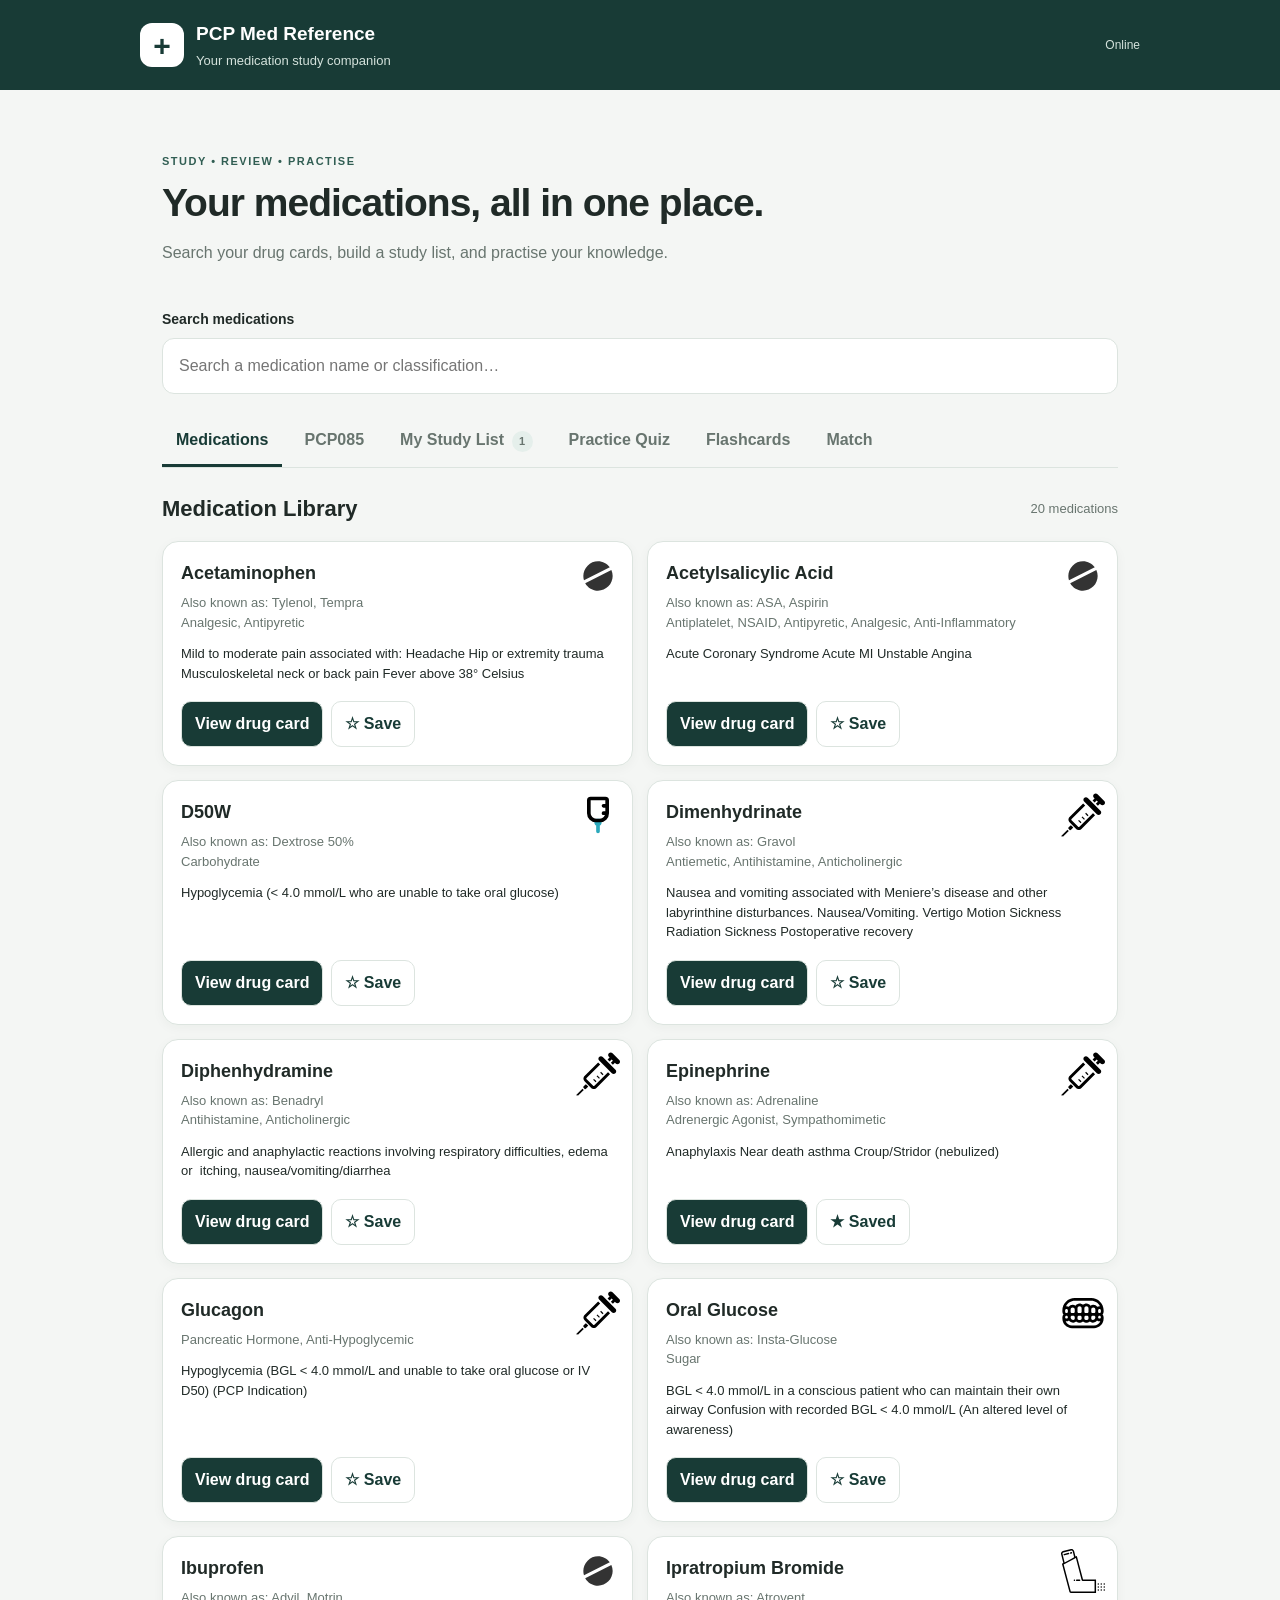
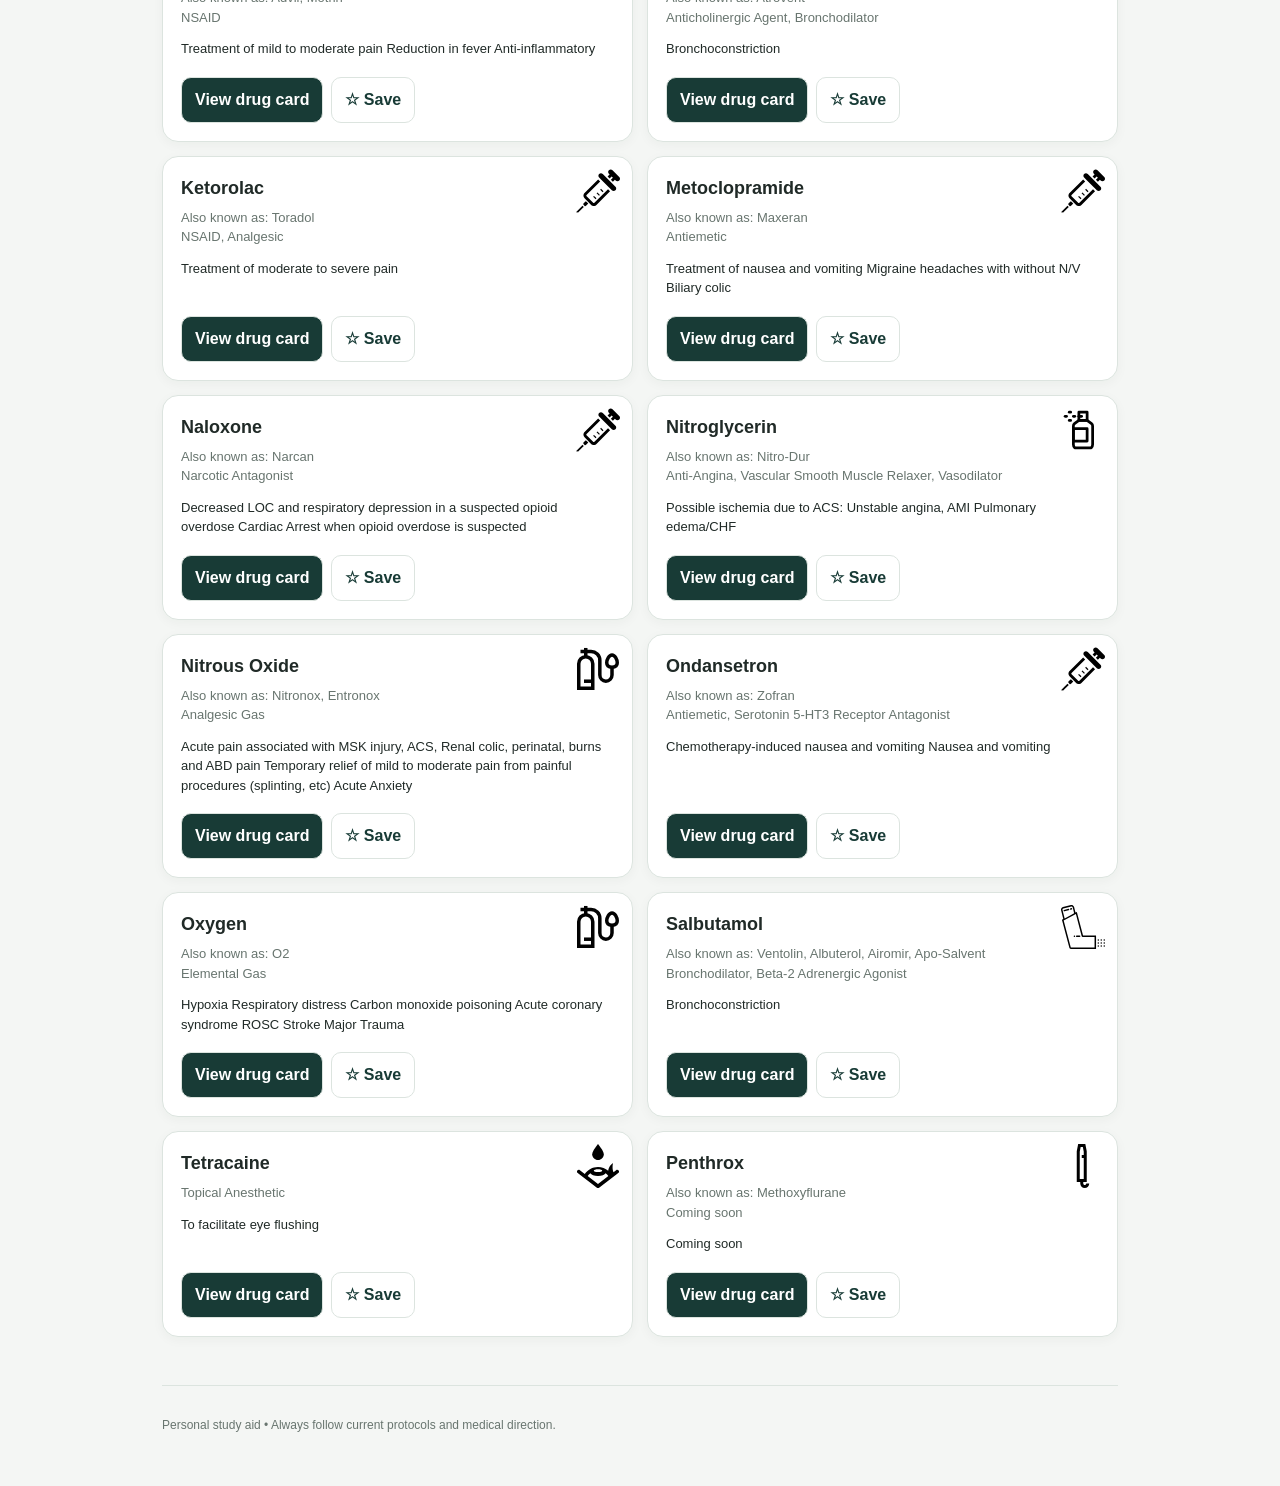
<file: index.html>
<!DOCTYPE html>
<html lang="en">
<head>
  <meta charset="UTF-8">
  <meta name="viewport" content="width=device-width, initial-scale=1.0">
  <meta name="theme-color" content="#183b36">
  <meta name="description" content="A personal PCP medication study reference.">
  <title>PCP Med Reference</title>
  <link rel="stylesheet" href="style.css">
  <link rel="manifest" href="manifest.json">
  <script src="medications-data.js" defer></script>
  <script src="app.js" defer></script>
</head>
<body>
  <header class="app-header">
    <div class="brand">
      <div class="brand-icon">+</div>
      <div>
        <h1>PCP Med Reference</h1>
        <p>Your medication study companion</p>
      </div>
    </div>
    <span class="offline-status" id="connection-status">Checking connection…</span>
  </header>

  <main class="container">
    <section class="welcome">
  <p class="eyebrow">STUDY • REVIEW • PRACTISE</p>
  <h2>Your medications, all in one place.</h2>
  <p>Search your drug cards, build a study list, and practise your knowledge.</p>
</section>

    <section class="search-section">
      <label for="med-search">Search medications</label>
      <input
        id="med-search"
        type="search"
        placeholder="Search a medication name or classification…"
        autocomplete="off"
      >
    </section>

    <nav class="tabs" aria-label="Main sections">
  <button class="tab active" data-view="medications">Medications</button>
  <button class="tab" data-view="pcp085">PCP085</button>
  <button class="tab" data-view="study-list">My Study List <span id="study-count">0</span></button>
  <button class="tab" data-view="quiz">Practice Quiz</button>
  <button class="tab" data-view="flashcards">Flashcards</button>
  <button class="tab" data-view="match">Match</button>
  <!--<button class="tab" data-view="dashboard">Progress Tracking</button>-->
</nav>

    <section id="medication-view">
      <div class="section-heading">
        <h2 id="list-heading">Medication Library</h2>
        <span id="result-count"></span>
      </div>

      <div id="study-presets" class="study-presets" hidden>
        <h3>Quick study lists</h3>
        <p>Each button replaces your current study list with that set only.</p>
        <div class="study-preset-buttons">
          <button type="button" class="study-preset-btn" data-preset="upcoming">Upcoming Test</button>
          <button type="button" class="study-preset-btn" data-preset="completed">All Known Drugs</button>
          <button type="button" class="study-preset-btn" data-preset="pain">Pain Treatment</button>
          <button type="button" class="study-preset-btn" data-preset="blood-sugar">Blood Sugar</button>
          <button type="button" class="study-preset-btn" data-preset="respiratory">Respiratory</button>
          <button type="button" class="study-preset-btn" data-preset="allergic">Allergic Reactions</button>
          <button type="button" class="study-preset-btn" data-preset="cardiac">Cardiac</button>
          <button type="button" class="study-preset-btn" data-preset="nausea">Nausea</button>
          <button type="button" class="study-preset-btn" data-preset="opioid">Opioid Overdose</button>
        </div>
      </div>

      <div id="medication-list"></div>
      <p id="empty-message" class="empty-message" hidden>No matching medications found.</p>
    </section>

    <section id="detail-view" hidden>
      <button id="back-button" class="back-button">← Back to medications</button>
      <article id="medication-detail" class="detail-card"></article>
    </section>

<section id="quiz-view" hidden>
  <div class="section-heading">
    <h2>Practice Quiz</h2>
  </div>
  <div id="quiz-content" class="quiz-card"></div>
</section>

<section id="flashcards-view" hidden>
  <div class="section-heading">
    <h2>Flashcards</h2>
    <p>Practise recalling your medication information.</p>
  </div>

  <div id="flashcards-content" class="quiz-card">
  <h3>Choose what to study</h3>
  <p>Flashcards will use medications in My Study List only.</p>

  <div class="flashcard-options category-toggle-group">
    <label class="category-toggle"><input type="checkbox" value="otherNames" checked><span>Other names</span></label>
    <label class="category-toggle"><input type="checkbox" value="classifications" checked><span>Classifications</span></label>
    <label class="category-toggle"><input type="checkbox" value="mechanism" checked><span>Mechanism of action</span></label>
    <label class="category-toggle"><input type="checkbox" value="indications" checked><span>Indications</span></label>
    <label class="category-toggle"><input type="checkbox" value="contraindications" checked><span>Contraindications</span></label>
    <label class="category-toggle"><input type="checkbox" value="adverseEffects" checked><span>Adverse effects</span></label>
    <label class="category-toggle"><input type="checkbox" value="precautions" checked><span>Precautions</span></label>
    <label class="category-toggle"><input type="checkbox" value="dosage" checked><span>Dosage</span></label>
    <label class="category-toggle"><input type="checkbox" value="routes" checked><span>Routes</span></label>
  </div>

  <button id="start-flashcards" class="primary-button">
    Start Flashcards
  </button>
  <button id="review-difficult-cards" type="button">
  Review Difficult Cards
</button>

<p id="difficult-cards-help"></p>

<div id="flashcard-study-area" hidden>
  <div class="flashcard-progress" id="flashcard-progress"></div>
  <div id="flashcard-stats" class="flashcard-stats" aria-live="polite"></div>

  <div class="flashcard-scene">
    <div class="flashcard-flip" id="flashcard-flip">
      <div class="flashcard-face flashcard-front">
        <p class="flashcard-label">Question</p>
        <p id="flashcard-question"></p>
        <p class="flashcard-hint">Tap “Show Answer” to flip</p>
      </div>
      <div class="flashcard-face flashcard-back">
        <p class="flashcard-label">Answer</p>
        <p id="flashcard-answer-text"></p>
      </div>
    </div>
  </div>

  
<div class="flashcard-controls">
  <button id="flashcard-show-answer" class="primary-button">
    Show Answer
  </button>

  <div id="flashcard-rating" hidden>
    <p>How well did you remember?</p>
    <div class="flashcard-rating-buttons">
      <button id="flashcard-need-practice" type="button">
        Need Practice
      </button>

      <button id="flashcard-know-it" type="button">
        Know It
      </button>
    </div>
  </div>

  
<div class="flashcard-navigation">
  <button id="flashcard-shuffle" type="button">Shuffle Cards</button>
  <button id="flashcard-original-order" type="button">Original Order</button>
  <button id="flashcard-previous" type="button">Previous</button>
  <button id="flashcard-next" type="button">Next</button>
</div>

</div>

</div>


</div>
</section>


<section id="match-view" hidden>
  <div class="section-heading">
    <h2>Match Game</h2>
    <p>Match study-list drugs to the correct details. Wrong answers may come from the full library.</p>
  </div>

  <div id="match-setup" class="quiz-card">
    <h3>What do you want to match?</h3>
    <p>Intended for studying <strong>multiple drugs at once</strong>. Add several medications to My Study List, then choose one or more categories. You can play consecutive rounds with a cumulative score. Distractors can come from any medication in the full library.</p>

    <div class="flashcard-options match-options">
      <label><input type="checkbox" name="match-field" value="classifications" checked> Classifications</label>
      <label><input type="checkbox" name="match-field" value="indications" checked> Indications</label>
      <label><input type="checkbox" name="match-field" value="dosage"> Dosage</label>
      <label><input type="checkbox" name="match-field" value="routes"> Routes</label>
      <label><input type="checkbox" name="match-field" value="contraindications"> Contraindications</label>
      <label><input type="checkbox" name="match-field" value="otherNames"> Other names</label>
    </div>

    <div class="match-setup-actions">
      <button id="match-select-all" type="button">Select all</button>
      <button id="start-match" class="primary-button">Start Match</button>
    </div>
    <p id="match-setup-help" class="empty-message" hidden></p>
  </div>

  <div id="match-play" class="quiz-card" hidden>
    <div class="match-status">
      <span id="match-round-label">Round 1</span>
      <span id="match-progress">0 / 0 matched</span>
      <span id="match-score">Score: 0</span>
    </div>
    <p id="match-category-label" class="match-category-label"></p>
    <p id="match-feedback" class="match-feedback" aria-live="polite"></p>

    <div class="match-board">
      <div class="match-column">
        <h3>Medication</h3>
        <div id="match-left" class="match-list"></div>
      </div>
      <div class="match-column">
        <h3>Match to</h3>
        <div id="match-right" class="match-list"></div>
      </div>
    </div>

    <div class="match-actions">
      <button id="match-next" class="primary-button" type="button" hidden>Next question</button>
      <button id="match-restart" type="button">Restart session</button>
      <button id="match-back-setup" type="button">Change categories</button>
    </div>
  </div>
</section>

<section id="dashboard-view" hidden>
  <div class="section-heading">
    <h2>Weak Areas Dashboard</h2>
    <p>Track your medication knowledge and focus your study time.</p>
  </div>

  <div id="dashboard-content" class="quiz-card">
    <h3>Your Study Progress</h3>
    <p>Your saved flashcard ratings will appear here.</p>
  </div>
</section>


    <footer>
      <p>Personal study aid • Always follow current protocols and medical direction.</p>
    </footer>
  </main>
</body>
</html>
</file>
<file: style.css>
:root {
  --green: #183b36;
  --green-light: #e5efeb;
  --green-mid: #315e53;
  --background: #f4f6f4;
  --surface: #ffffff;
  --text: #202a27;
  --muted: #68756f;
  --border: #dce4df;
  --accent: #d8e8df;
  --radius: 16px;
}

* {
  box-sizing: border-box;
}

body {
  margin: 0;
  background: var(--background);
  color: var(--text);
  font-family: -apple-system, BlinkMacSystemFont, "Segoe UI", sans-serif;
  line-height: 1.5;
}

button,
input {
  font: inherit;
}

button {
  cursor: pointer;
}

[hidden] {
  display: none !important;
}

.app-header {
  display: flex;
  align-items: center;
  justify-content: space-between;
  gap: 16px;
  padding: 20px max(22px, calc((100% - 1000px) / 2));
  background: var(--green);
  color: white;
}

.brand {
  display: flex;
  align-items: center;
  gap: 12px;
}

.brand-icon {
  display: grid;
  place-items: center;
  width: 44px;
  height: 44px;
  border-radius: 12px;
  background: white;
  color: var(--green);
  font-size: 30px;
  font-weight: 700;
}

.brand h1 {
  margin: 0;
  font-size: 19px;
}

.brand p {
  margin: 2px 0 0;
  color: #d4e2dc;
  font-size: 13px;
}

.offline-status {
  font-size: 12px;
  color: #d4e2dc;
  text-align: right;
}

.container {
  max-width: 1000px;
  margin: 0 auto;
  padding: 28px 22px 40px;
}

.welcome {
  padding: 24px 0 28px;
}

.eyebrow {
  color: var(--green-mid);
  font-size: 11px;
  font-weight: 800;
  letter-spacing: 1.5px;
}

.welcome h2 {
  max-width: 620px;
  margin: 8px 0;
  font-size: clamp(27px, 5vw, 39px);
  line-height: 1.15;
  letter-spacing: -1px;
}

.welcome > p:last-child {
  max-width: 570px;
  color: var(--muted);
}

.search-section {
  display: grid;
  gap: 8px;
  margin-bottom: 22px;
}

.search-section label {
  font-size: 14px;
  font-weight: 700;
}

.search-section input {
  width: 100%;
  padding: 15px 16px;
  border: 1px solid var(--border);
  border-radius: 12px;
  background: var(--surface);
  outline: none;
}

.search-section input:focus {
  border-color: var(--green-mid);
  box-shadow: 0 0 0 3px var(--green-light);
}

.tabs {
  display: flex;
  gap: 8px;
  overflow-x: auto;
  border-bottom: 1px solid var(--border);
  margin-bottom: 24px;
}

.tab {
  flex-shrink: 0;
  padding: 12px 14px;
  border: 0;
  border-bottom: 3px solid transparent;
  background: transparent;
  color: var(--muted);
  font-weight: 650;
}

.tab.active {
  border-bottom-color: var(--green);
  color: var(--green);
}

#study-count {
  display: inline-grid;
  place-items: center;
  min-width: 21px;
  height: 21px;
  padding: 0 5px;
  margin-left: 3px;
  border-radius: 20px;
  background: var(--green-light);
  font-size: 11px;
}

.section-heading {
  display: flex;
  align-items: center;
  justify-content: space-between;
  gap: 12px;
  margin-bottom: 16px;
}

.section-heading h2 {
  margin: 0;
  font-size: 22px;
}

#result-count {
  color: var(--muted);
  font-size: 13px;
}

.medication-grid {
  display: grid;
  grid-template-columns: repeat(2, minmax(0, 1fr));
  gap: 14px;
}

.medication-card,
.detail-card,
.quiz-card {
  border: 1px solid var(--border);
  border-radius: var(--radius);
  background: var(--surface);
  box-shadow: 0 3px 12px rgb(22 48 37 / 4%);
}

.medication-card {
  position: relative;
  display: flex;
  flex-direction: column;
  align-items: stretch;
  padding: 18px;
  transition:
    transform 0.18s ease,
    box-shadow 0.18s ease,
    border-color 0.18s ease;
}

.medication-card:hover {
  transform: translateY(-3px);
  border-color: #b7c9c1;
  box-shadow: 0 10px 24px rgb(22 48 37 / 12%);
}

.medication-card.upcoming-highlight:hover {
  transform: translateY(-3px);
  border-color: #e6b800;
  box-shadow:
    0 0 0 3px rgba(245, 197, 24, 0.45),
    0 10px 24px rgba(245, 197, 24, 0.35);
}

.pcp085-section-title {
  margin: 8px 0 12px;
  font-size: 16px;
  font-weight: 700;
  color: var(--green);
}

.pcp085-section-title:first-child {
  margin-top: 0;
}

.pcp085-upcoming-grid {
  margin-bottom: 28px;
}

.upcoming-highlight {
  border-color: #e6b800;
  box-shadow:
    0 0 0 3px rgba(245, 197, 24, 0.4),
    0 0 18px rgba(245, 197, 24, 0.55);
  animation: pulse-glow 2.2s ease-in-out infinite;
}

@keyframes pulse-glow {
  0%, 100% {
    box-shadow:
      0 0 0 3px rgba(245, 197, 24, 0.35),
      0 0 14px rgba(245, 197, 24, 0.45);
  }
  50% {
    box-shadow:
      0 0 0 4px rgba(245, 197, 24, 0.55),
      0 0 24px rgba(245, 197, 24, 0.65);
  }
}

.medication-card h3 {
  margin: 0 0 6px;
  font-size: 18px;
}

.medication-card p {
  margin: 0;
  color: var(--muted);
  font-size: 13px;
}

.medication-card .card-description {
  margin-top: 12px;
  color: var(--text);
  line-height: 1.5;
}

.card-actions {
  display: flex;
  align-items: center;
  gap: 8px;
  margin-top: auto;
  padding-top: 18px;
}

.primary-button,
.secondary-button,
.back-button,
.bookmark-button {
  padding: 10px 13px;
  border: 1px solid var(--border);
  border-radius: 10px;
  font-weight: 650;
}

.primary-button {
  background: var(--green);
  color: white;
}

.secondary-button,
.back-button,
.bookmark-button {
  background: white;
  color: var(--green);
}

.back-button {
  margin-bottom: 16px;
}

.detail-card,
.quiz-card {
  padding: clamp(18px, 4vw, 28px);
}

.detail-card h2 {
  margin-top: 0;
  font-size: 27px;
}

.detail-card h3 {
  margin: 25px 0 6px;
  font-size: 16px;
}

.detail-card p {
  white-space: pre-line;
}

.detail-image {
  display: block;
  width: 100%;
  max-width: 320px;
  max-height: 240px;
  object-fit: contain;
  margin: 0 auto 20px;
  border-radius: 12px;
  background: var(--background);
}

.pronunciation-link {
  display: inline-block;
  margin-top: 12px;
  color: var(--green-mid);
  font-weight: 700;
}

.quiz-option {
  display: block;
  width: 100%;
  padding: 13px;
  margin: 10px 0;
  border: 1px solid var(--border);
  border-radius: 10px;
  background: white;
  text-align: left;
}

.quiz-option:hover {
  background: var(--green-light);
}

.quiz-feedback {
  margin-top: 14px;
  font-weight: 700;
}

.empty-message {
  padding: 24px 0;
  color: var(--muted);
}

footer {
  margin-top: 48px;
  padding-top: 18px;
  border-top: 1px solid var(--border);
  color: var(--muted);
  font-size: 12px;
}

@media (max-width: 600px) {
  .app-header {
    align-items: flex-start;
    padding: 16px;
  }

  .brand h1 {
    font-size: 16px;
  }

  .brand p {
    font-size: 12px;
  }

  .brand-icon {
    width: 38px;
    height: 38px;
  }

  .container {
    padding: 18px 15px 30px;
  }

  .welcome {
    padding-top: 20px;
  }

  .medication-grid {
    grid-template-columns: 1fr;
  }

  .offline-status {
    max-width: 95px;
  }
}
.medication-icon {
  position: absolute;
  top: 12px;
  right: 12px;
  width: 44px;
  height: 44px;
  object-fit: contain;
}

.study-presets {
  margin: 0 0 20px;
  padding: 16px 18px;
  border: 1px solid var(--border);
  border-radius: var(--radius);
  background: var(--green-light);
}

.study-presets h3 {
  margin: 0 0 4px;
  font-size: 16px;
  color: var(--green);
}

.study-presets p {
  margin: 0 0 12px;
  font-size: 13px;
  color: var(--muted);
}

.study-preset-buttons {
  display: flex;
  flex-wrap: wrap;
  gap: 8px;
}

.study-preset-btn {
  border: none;
  border-radius: 999px;
  background: var(--green);
  color: white;
  font: inherit;
  font-size: 13px;
  font-weight: 650;
  padding: 8px 14px;
  cursor: pointer;
  transition: transform 0.15s ease, box-shadow 0.15s ease, opacity 0.15s ease;
}

.study-preset-btn:hover {
  opacity: 0.92;
  transform: translateY(-1px);
  box-shadow: 0 6px 14px rgb(22 48 37 / 18%);
}

.flashcard-options {
  display: grid;
  grid-template-columns: repeat(3, minmax(0, 1fr));
  gap: 10px;
  margin: 20px 0;
}

.flashcard-options label {
  display: flex;
  align-items: center;
  gap: 10px;
  line-height: 1.4;
}

.flashcard-options input[type="checkbox"] {
  flex-shrink: 0;
  margin: 0;
}

.category-toggle-group {
  gap: 10px;
}

.category-toggle {
  position: relative;
  display: flex;
  align-items: center;
  justify-content: center;
  min-height: 42px;
  padding: 10px 12px;
  border: 1px solid transparent;
  border-radius: 12px;
  background: var(--green);
  color: white;
  font-size: 13px;
  font-weight: 650;
  text-align: center;
  cursor: pointer;
  transition:
    transform 0.15s ease,
    box-shadow 0.15s ease,
    background 0.15s ease,
    border-color 0.15s ease,
    opacity 0.15s ease;
  user-select: none;
}

.category-toggle input {
  position: absolute;
  opacity: 0;
  pointer-events: none;
}

.category-toggle span {
  pointer-events: none;
}

.category-toggle:hover {
  transform: translateY(-1px);
  box-shadow: 0 6px 14px rgb(22 48 37 / 18%);
}

.category-toggle:has(input:not(:checked)) {
  background: var(--surface);
  color: #8a9690;
  border-color: var(--border);
  opacity: 0.85;
  text-decoration: line-through;
}

.category-toggle:has(input:not(:checked)) span {
  color: #8a9690;
  text-decoration: line-through;
}

.category-toggle:has(input:checked) {
  background: var(--green);
  color: white;
  border-color: var(--green);
  box-shadow:
    0 0 0 3px rgba(24, 59, 54, 0.18),
    0 0 14px rgba(49, 94, 83, 0.35);
}

@media (max-width: 600px) {
  .flashcard-options {
    grid-template-columns: 1fr;
    gap: 10px;
  }
}

/* Flashcard study layout */
.flashcard-progress {
  text-align: center;
  font-size: 0.9rem;
  font-weight: 600;
  color: var(--muted);
  margin: 4px 0 12px;
}

.flashcard-stats {
  display: flex;
  flex-direction: column;
  align-items: center;
  gap: 10px;
  margin: 0 0 18px;
  padding: 14px 16px;
  border: 1px solid var(--border);
  border-radius: var(--radius);
  background: var(--green-light);
}

.flashcard-stats-pills {
  display: flex;
  flex-wrap: wrap;
  justify-content: center;
  gap: 8px;
}

.stat-pill {
  display: inline-flex;
  align-items: center;
  gap: 6px;
  padding: 6px 12px;
  border-radius: 999px;
  font-size: 12px;
  font-weight: 650;
  color: var(--text);
  background: var(--surface);
  border: 1px solid var(--border);
}

.stat-pill strong {
  font-size: 13px;
}

.known-pill {
  border-color: #49ad6b;
  color: #143d24;
  background: #e8f7ee;
}

.practice-pill {
  border-color: #d88b3e;
  color: #593719;
  background: #fdf0e4;
}

.unrated-pill {
  border-color: var(--border);
  color: var(--muted);
  background: var(--surface);
}

.flashcard-progress-bar {
  display: flex;
  width: 100%;
  max-width: 420px;
  height: 10px;
  border-radius: 999px;
  overflow: hidden;
  background: #dce4df;
}

.progress-segment {
  height: 100%;
  transition: width 0.25s ease;
}

.known-segment {
  background: #49ad6b;
}

.practice-segment {
  background: #d88b3e;
}

.unrated-segment {
  background: #b7c4be;
}

.flashcard-progress-label {
  margin: 0;
  font-size: 12px;
  font-weight: 600;
  color: var(--green-mid);
  text-align: center;
}

.flashcard-scene {
  perspective: 1200px;
  margin: 16px 0;
}

.flashcard-flip {
  display: grid;
  width: 100%;
  min-height: 180px;
  transform-style: preserve-3d;
  transition: transform 0.55s ease;
}

.flashcard-flip.is-flipped {
  transform: rotateY(180deg);
}

.flashcard-flip.rated-known .flashcard-face {
  border-color: #49ad6b;
  box-shadow:
    0 0 0 3px rgba(73, 173, 107, 0.35),
    0 0 18px rgba(73, 173, 107, 0.45);
}

.flashcard-flip.rated-practice .flashcard-face {
  border-color: #d88b3e;
  box-shadow:
    0 0 0 3px rgba(216, 139, 62, 0.35),
    0 0 18px rgba(216, 139, 62, 0.45);
}

.flashcard-face {
  grid-area: 1 / 1;
  display: flex;
  flex-direction: column;
  justify-content: center;
  padding: 28px 24px;
  border: 1px solid var(--border);
  border-radius: var(--radius);
  background: var(--surface);
  box-shadow: 0 3px 12px rgb(22 48 37 / 4%);
  backface-visibility: hidden;
  -webkit-backface-visibility: hidden;
  transition: border-color 0.25s ease, box-shadow 0.25s ease;
}

.flashcard-front {
  z-index: 2;
}

.flashcard-back {
  transform: rotateY(180deg);
  background: var(--surface);
}

.flashcard-label {
  margin: 0 0 10px;
  font-size: 11px;
  font-weight: 800;
  letter-spacing: 1.2px;
  text-transform: uppercase;
  color: var(--green-mid);
  text-align: center;
}

#flashcard-question {
  margin: 0;
  font-size: 1.25rem;
  font-weight: 600;
  line-height: 1.6;
  text-align: center;
  white-space: pre-line;
}

#flashcard-answer-text {
  margin: 0;
  font-size: 1.05rem;
  line-height: 1.7;
  text-align: center;
  white-space: pre-wrap;
  color: var(--text);
}

.flashcard-hint {
  margin: 18px 0 0;
  font-size: 12px;
  color: var(--muted);
  text-align: center;
}

.flashcard-controls {
  display: flex;
  flex-direction: column;
  gap: 18px;
  margin-top: 20px;
}

#flashcard-rating {
  text-align: center;
}

.flashcard-rating-buttons,
.flashcard-navigation {
  display: flex;
  justify-content: center;
  gap: 12px;
  flex-wrap: wrap;
  margin-top: 12px;
}

.flashcard-rating-buttons button,
.flashcard-navigation button {
  padding: 10px 18px;
  cursor: pointer;
}


/* Rating buttons */
#flashcard-need-practice {
  background-color: #d88b3e;
  color: #593719;
  border: 1px solid #7d4d19;
  border-radius: 8px;
  font-weight: 600;
}

#flashcard-know-it {
  background-color: #65c987;
  color: #143d24;
  border: 1px solid #49ad6b;
  border-radius: 8px;
  font-weight: 600;
}

/* Match the app's standard button style */

.flashcard-navigation button {
  background: var(--green);
  color: white;
  border: none;
  border-radius: 8px;
  font: inherit;
  font-weight: 600;
  padding: 10px 18px;
  cursor: pointer;
  transition: opacity 0.2s ease;
}

.flashcard-navigation button:hover:not(:disabled) {
  opacity: 0.85;
}

.flashcard-navigation button:disabled {
  opacity: 0.4;
  cursor: not-allowed;
}


.flashcard-navigation button:hover:not(:disabled) {
  opacity: 0.8;
}


.flashcard-navigation button:disabled {
  opacity: 0.4;
  cursor: not-allowed;
}

@media (max-width: 600px) {
  .flashcard-flip {
    min-height: 160px;
  }

  .flashcard-face {
    padding: 20px 16px;
  }

  #flashcard-question {
    font-size: 1.1rem;
  }

  #flashcard-answer-text {
    font-size: 0.98rem;
  }

  .flashcard-rating-buttons button,
  .flashcard-navigation button {
    flex: 1;
  }
}
#review-difficult-cards {
  background: var(--green);
  color: white;
  border: none;
  border-radius: 8px;
  font: inherit;
  font-weight: 600;
  padding: 10px 18px;
  cursor: pointer;
  transition: opacity 0.2s ease;
}

#review-difficult-cards:hover {
  opacity: 0.85;
}

.dashboard-stats {
  display: grid;
  grid-template-columns: repeat(3, minmax(0, 1fr));
  gap: 12px;
  margin: 20px 0;
}

.dashboard-stat {
  padding: 18px 12px;
  border-radius: 12px;
  background: var(--background, #f4f6f8);
  border: 1px solid var(--border, #e0e4e8);
  display: flex;
  flex-direction: column;
  gap: 6px;
}

.dashboard-stat strong {
  font-size: 1.8rem;
}

.dashboard-stat span {
  font-size: 0.9rem;
}

.known-stat strong {
  color: #16803c;
}

.practice-stat strong {
  color: #b7791f;
}

.unrated-stat strong {
  color: #64748b;
}

.dashboard-overall {
  margin: 24px 0;
  padding: 18px;
  border-radius: 12px;
  background: var(--background, #f4f6f8);
}

.dashboard-progress-track {
  width: 100%;
  height: 9px;
  margin: 10px 0;
  border-radius: 999px;
  background: #e2e8f0;
  overflow: hidden;
}

.dashboard-progress-fill {
  height: 100%;
  border-radius: 999px;
  background: #16a34a;
  transition: width 0.3s ease;
}

.dashboard-category {
  padding: 16px 0;
  border-bottom: 1px solid var(--border, #e0e4e8);
}

.dashboard-category:last-child {
  border-bottom: none;
}

.dashboard-category-heading {
  display: flex;
  justify-content: space-between;
  align-items: center;
  gap: 12px;
}

.dashboard-category-heading span {
  color: var(--muted, #64748b);
  font-size: 0.9rem;
  white-space: nowrap;
}

.dashboard-category p,
.dashboard-overall p {
  margin-bottom: 0;
  font-size: 0.9rem;
  color: var(--muted, #64748b);
}

@media (max-width: 480px) {
  .dashboard-stats {
    gap: 7px;
  }

  .dashboard-stat {
    padding: 14px 8px;
  }

  .dashboard-stat strong {
    font-size: 1.4rem;
  }

  .dashboard-stat span {
    font-size: 0.8rem;
  }

  .dashboard-category-heading {
    align-items: flex-start;
  }
}
/* Match game */
.match-options {
  margin-bottom: 8px;
}

.match-status {
  display: flex;
  justify-content: space-between;
  gap: 12px;
  margin-bottom: 10px;
  font-size: 14px;
  font-weight: 650;
  color: var(--green);
}

.match-feedback {
  min-height: 1.4em;
  margin: 0 0 16px;
  color: var(--muted);
  font-size: 14px;
  text-align: center;
}

.match-board {
  display: grid;
  grid-template-columns: 1fr 1fr;
  gap: 18px;
}

.match-column h3 {
  margin: 0 0 10px;
  font-size: 14px;
  color: var(--green-mid);
}

.match-list {
  display: flex;
  flex-direction: column;
  gap: 10px;
}

.match-item {
  width: 100%;
  text-align: left;
  padding: 12px 14px;
  border: 1px solid var(--border);
  border-radius: 12px;
  background: var(--surface);
  color: var(--text);
  font: inherit;
  font-size: 14px;
  line-height: 1.4;
  cursor: pointer;
  transition:
    transform 0.15s ease,
    border-color 0.15s ease,
    box-shadow 0.15s ease,
    background 0.15s ease;
}

.match-item:hover:not(.matched):not(.disabled-match) {
  transform: translateY(-1px);
  border-color: #b7c9c1;
  box-shadow: 0 6px 16px rgb(22 48 37 / 10%);
}

.match-item.selected {
  border-color: var(--green);
  box-shadow: 0 0 0 3px rgba(24, 59, 54, 0.15);
  background: #f3f8f5;
}

.match-item.matched {
  border-color: #49ad6b;
  background: #e8f7ee;
  color: #143d24;
  cursor: default;
  opacity: 0.92;
}

.match-item.mismatch {
  border-color: #c45c5c;
  background: #fdeeee;
  animation: match-shake 0.35s ease;
}

@keyframes match-shake {
  0%, 100% { transform: translateX(0); }
  25% { transform: translateX(-4px); }
  75% { transform: translateX(4px); }
}

.match-actions {
  display: flex;
  flex-wrap: wrap;
  gap: 10px;
  justify-content: center;
  margin-top: 20px;
}

.match-actions button {
  background: var(--green);
  color: white;
  border: none;
  border-radius: 8px;
  font: inherit;
  font-weight: 600;
  padding: 10px 18px;
  cursor: pointer;
}

.match-actions button:hover {
  opacity: 0.9;
}

@media (max-width: 700px) {
  .match-board {
    grid-template-columns: 1fr;
  }
}

.match-setup-actions {
  display: flex;
  flex-wrap: wrap;
  gap: 10px;
  align-items: center;
  margin-top: 8px;
}

.match-setup-actions button[type="button"]:not(.primary-button) {
  background: transparent;
  color: var(--green);
  border: 1px solid var(--border);
  border-radius: 8px;
  font: inherit;
  font-weight: 600;
  padding: 10px 14px;
  cursor: pointer;
}

.match-category-label {
  margin: 0 0 8px;
  text-align: center;
  font-size: 13px;
  font-weight: 650;
  color: var(--green-mid);
}

.match-status {
  flex-wrap: wrap;
}
</file>
